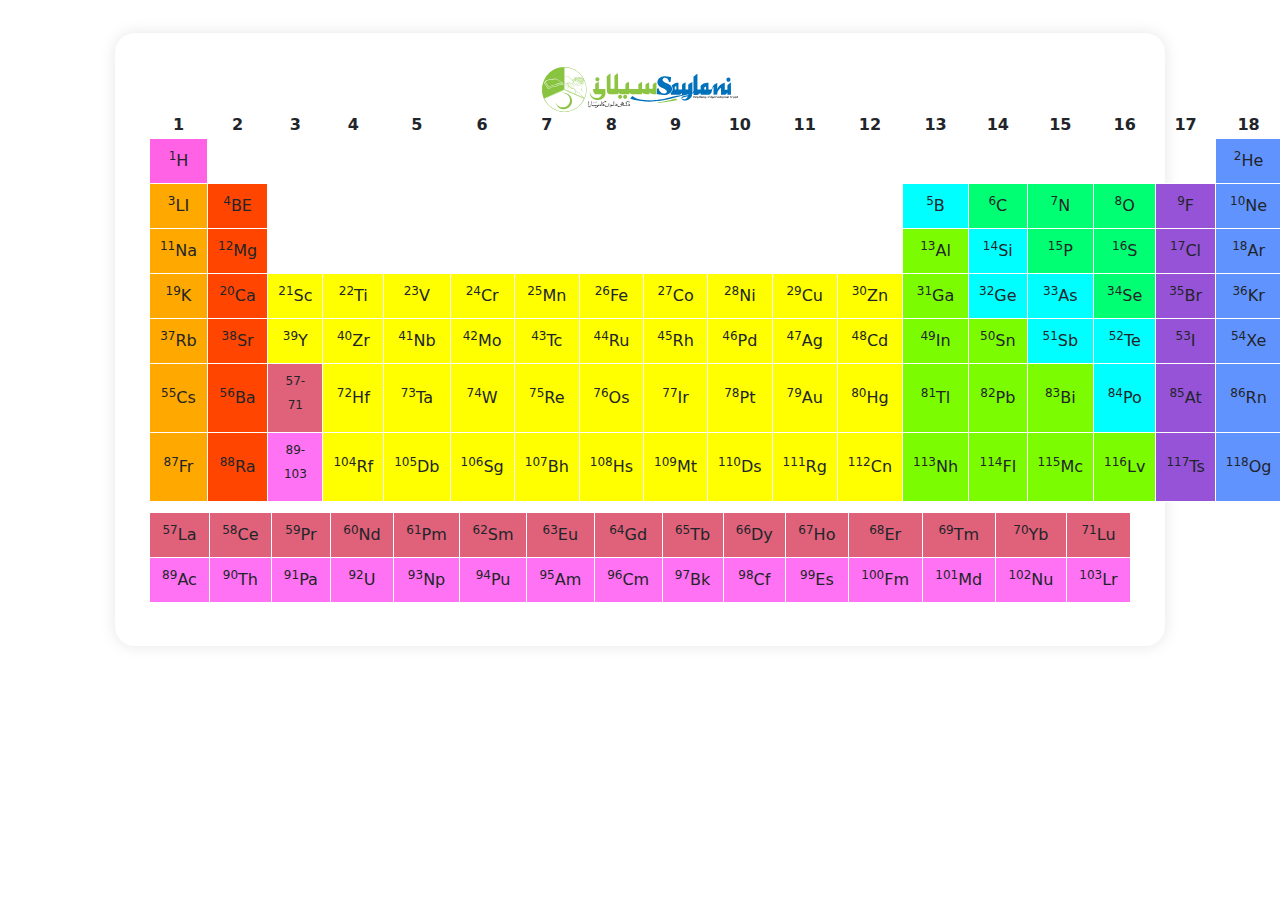
<file: Assignment 02/index.html>
<!DOCTYPE html>
<html lang="en">

<head>
    <meta charset="UTF-8">
    <meta name="viewport" content="width=device-width, initial-scale=1.0">
    <link rel="stylesheet" href="css/style.css">
    <link href="https://cdn.jsdelivr.net/npm/bootstrap@5.0.0/dist/css/bootstrap.min.css" rel="stylesheet">

    <title>Assignment 02 - Periodic Table</title>
</head>

<body>
    <div class="container">
        <div class="row">
            <div class="col">
                <div class="saylani-table">
                    <div class="logo text-center mb-20">
                        <img width="20%" src="images/logo.svg" alt="">
                    </div>
                    <table>
                        <tr>
                            <th>1</th>
                            <th>2</th>
                            <th>3</th>
                            <th>4</th>
                            <th>5</th>
                            <th>6</th>
                            <th>7</th>
                            <th>8</th>
                            <th>9</th>
                            <th>10</th>
                            <th>11</th>
                            <th>12</th>
                            <th>13</th>
                            <th>14</th>
                            <th>15</th>
                            <th>16</th>
                            <th>17</th>
                            <th>18</th>
                        </tr>
                        <tr>
                            <td class="head"><sup>1</sup>H</td>
                            <td colspan="16"></td>
                            <td class="noble_gas"><sup>2</sup>He</td>
                        </tr>
                        <tr>
                            <td class="alkali_metals"><sup>3</sup>LI</td>
                            <td class="alkaline_earth_metals"><sup>4</sup>BE</td>
                            <td colspan="10"></td>
                            <td class="semi_metals"><sup>5</sup>B</td>
                            <td class="non_metals"><sup>6</sup>C</Otd>
                            <td class="non_metals"><sup>7</sup>N</td>
                            <td class="non_metals"><sup>8</sup>O</td>
                            <td class="halogens"><sup>9</sup>F</td>
                            <td class="noble_gas"><sup>10</sup>Ne</td>
                        </tr>
                        <tr>
                            <td class="alkali_metals"><sup>11</sup>Na</td>
                            <td class="alkaline_earth_metals"><sup>12</sup>Mg</td>
                            <td colspan="10"></td>
                            <td class="basic_metals"><sup>13</sup>Al</td>
                            <td class="semi_metals"><sup>14</sup>Si</Otd>
                            <td class="non_metals"><sup>15</sup>P</td>
                            <td class="non_metals"><sup>16</sup>S</td>
                            <td class="halogens"><sup>17</sup>Cl</td>
                            <td class="noble_gas"><sup>18</sup>Ar</td>
                        </tr>
                        <tr>
                            <td class="alkali_metals"><sup>19</sup>K</td>
                            <td class="alkaline_earth_metals"><sup>20</sup>Ca</td>
                            <td class="transition_metals"><sup>21</sup>Sc</td>
                            <td class="transition_metals"><sup>22</sup>Ti</td>
                            <td class="transition_metals"><sup>23</sup>V</td>
                            <td class="transition_metals"><sup>24</sup>Cr</td>
                            <td class="transition_metals"><sup>25</sup>Mn</td>
                            <td class="transition_metals"><sup>26</sup>Fe</td>
                            <td class="transition_metals"><sup>27</sup>Co</td>
                            <td class="transition_metals"><sup>28</sup>Ni</td>
                            <td class="transition_metals"><sup>29</sup>Cu</td>
                            <td class="transition_metals"><sup>30</sup>Zn</td>
                            <td class="basic_metals"><sup>31</sup>Ga</td>
                            <td class="semi_metals"><sup>32</sup>Ge</td>
                            <td class="semi_metals"><sup>33</sup>As</td>
                            <td class="non_metals"><sup>34</sup>Se</td>
                            <td class="halogens"><sup>35</sup>Br</td>
                            <td class="noble_gas"><sup>36</sup>Kr</td>
                        </tr>
                        <tr>
                            <td class="alkali_metals"><sup>37</sup>Rb</td>
                            <td class="alkaline_earth_metals"><sup>38</sup>Sr</td>
                            <td class="transition_metals"><sup>39</sup>Y</td>
                            <td class="transition_metals"><sup>40</sup>Zr</td>
                            <td class="transition_metals"><sup>41</sup>Nb</td>
                            <td class="transition_metals"><sup>42</sup>Mo</td>
                            <td class="transition_metals"><sup>43</sup>Tc</td>
                            <td class="transition_metals"><sup>44</sup>Ru</td>
                            <td class="transition_metals"><sup>45</sup>Rh</td>
                            <td class="transition_metals"><sup>46</sup>Pd</td>
                            <td class="transition_metals"><sup>47</sup>Ag</td>
                            <td class="transition_metals"><sup>48</sup>Cd</td>
                            <td class="basic_metals"><sup>49</sup>In</td>
                            <td class="basic_metals"><sup>50</sup>Sn</td>
                            <td class="semi_metals"><sup>51</sup>Sb</td>
                            <td class="semi_metals"><sup>52</sup>Te</td>
                            <td class="halogens"><sup>53</sup>I</td>
                            <td class="noble_gas"><sup>54</sup>Xe</td>
                        </tr>
                        <tr>
                            <td class="alkali_metals"><sup>55</sup>Cs</td>
                            <td class="alkaline_earth_metals"><sup>56</sup>Ba</td>
                            <td class="lanthanides"><sup>57-71</sup></td>
                            <td class="transition_metals"><sup>72</sup>Hf</td>
                            <td class="transition_metals"><sup>73</sup>Ta</td>
                            <td class="transition_metals"><sup>74</sup>W</td>
                            <td class="transition_metals"><sup>75</sup>Re</td>
                            <td class="transition_metals"><sup>76</sup>Os</td>
                            <td class="transition_metals"><sup>77</sup>Ir</td>
                            <td class="transition_metals"><sup>78</sup>Pt</td>
                            <td class="transition_metals"><sup>79</sup>Au</td>
                            <td class="transition_metals"><sup>80</sup>Hg</td>
                            <td class="basic_metals"><sup>81</sup>Tl</td>
                            <td class="basic_metals"><sup>82</sup>Pb</td>
                            <td class="basic_metals"><sup>83</sup>Bi</td>
                            <td class="semi_metals"><sup>84</sup>Po</td>
                            <td class="halogens"><sup>85</sup>At</td>
                            <td class="noble_gas"><sup>86</sup>Rn</td>
                        </tr>
                        <tr>
                            <td class="alkali_metals"><sup>87</sup>Fr</td>
                            <td class="alkaline_earth_metals"><sup>88</sup>Ra</td>
                            <td class="actinides"><sup>89-103</sup></td>
                            <td class="transition_metals"><sup>104</sup>Rf</td>
                            <td class="transition_metals"><sup>105</sup>Db</td>
                            <td class="transition_metals"><sup>106</sup>Sg</td>
                            <td class="transition_metals"><sup>107</sup>Bh</td>
                            <td class="transition_metals"><sup>108</sup>Hs</td>
                            <td class="transition_metals"><sup>109</sup>Mt</td>
                            <td class="transition_metals"><sup>110</sup>Ds</td>
                            <td class="transition_metals"><sup>111</sup>Rg</td>
                            <td class="transition_metals"><sup>112</sup>Cn</td>
                            <td class="basic_metals"><sup>113</sup>Nh</td>
                            <td class="basic_metals"><sup>114</sup>Fl</td>
                            <td class="basic_metals"><sup>115</sup>Mc</td>
                            <td class="basic_metals"><sup>116</sup>Lv</td>
                            <td class="halogens"><sup>117</sup>Ts</td>
                            <td class="noble_gas"><sup>118</sup>Og</td>
                        </tr>


                        </tr>
                    </table>
                    <table class="lt/act">
                        <tr>
                            <td class="lanthanides"><sup>57</sup>La</td>
                            <td class="lanthanides"><sup>58</sup>Ce</td>
                            <td class="lanthanides"><sup>59</sup>Pr</td>
                            <td class="lanthanides"><sup>60</sup>Nd</td>
                            <td class="lanthanides"><sup>61</sup>Pm</td>
                            <td class="lanthanides"><sup>62</sup>Sm</td>
                            <td class="lanthanides"><sup>63</sup>Eu</td>
                            <td class="lanthanides"><sup>64</sup>Gd</td>
                            <td class="lanthanides"><sup>65</sup>Tb</td>
                            <td class="lanthanides"><sup>66</sup>Dy</td>
                            <td class="lanthanides"><sup>67</sup>Ho</td>
                            <td class="lanthanides"><sup>68</sup>Er</td>
                            <td class="lanthanides"><sup>69</sup>Tm</td>
                            <td class="lanthanides"><sup>70</sup>Yb</td>
                            <td class="lanthanides"><sup>71</sup>Lu</td>

                        </tr>
                        <tr>
                            <td class="actinides"><sup>89</sup>Ac</td>
                            <td class="actinides"><sup>90</sup>Th</td>
                            <td class="actinides"><sup>91</sup>Pa</td>
                            <td class="actinides"><sup>92</sup>U</td>
                            <td class="actinides"><sup>93</sup>Np</td>
                            <td class="actinides"><sup>94</sup>Pu</td>
                            <td class="actinides"><sup>95</sup>Am</td>
                            <td class="actinides"><sup>96</sup>Cm</td>
                            <td class="actinides"><sup>97</sup>Bk</td>
                            <td class="actinides"><sup>98</sup>Cf</td>
                            <td class="actinides"><sup>99</sup>Es</td>
                            <td class="actinides"><sup>100</sup>Fm</td>
                            <td class="actinides"><sup>101</sup>Md</td>
                            <td class="actinides"><sup>102</sup>Nu</td>
                            <td class="actinides"><sup>103</sup>Lr</td>
                    </table>
                </div>
            </div>
        </div>
    </div>


    <script src="https://cdn.jsdelivr.net/npm/bootstrap@5.0.0/dist/js/bootstrap.bundle.min.js"></script>
</body>

</html>
</file>
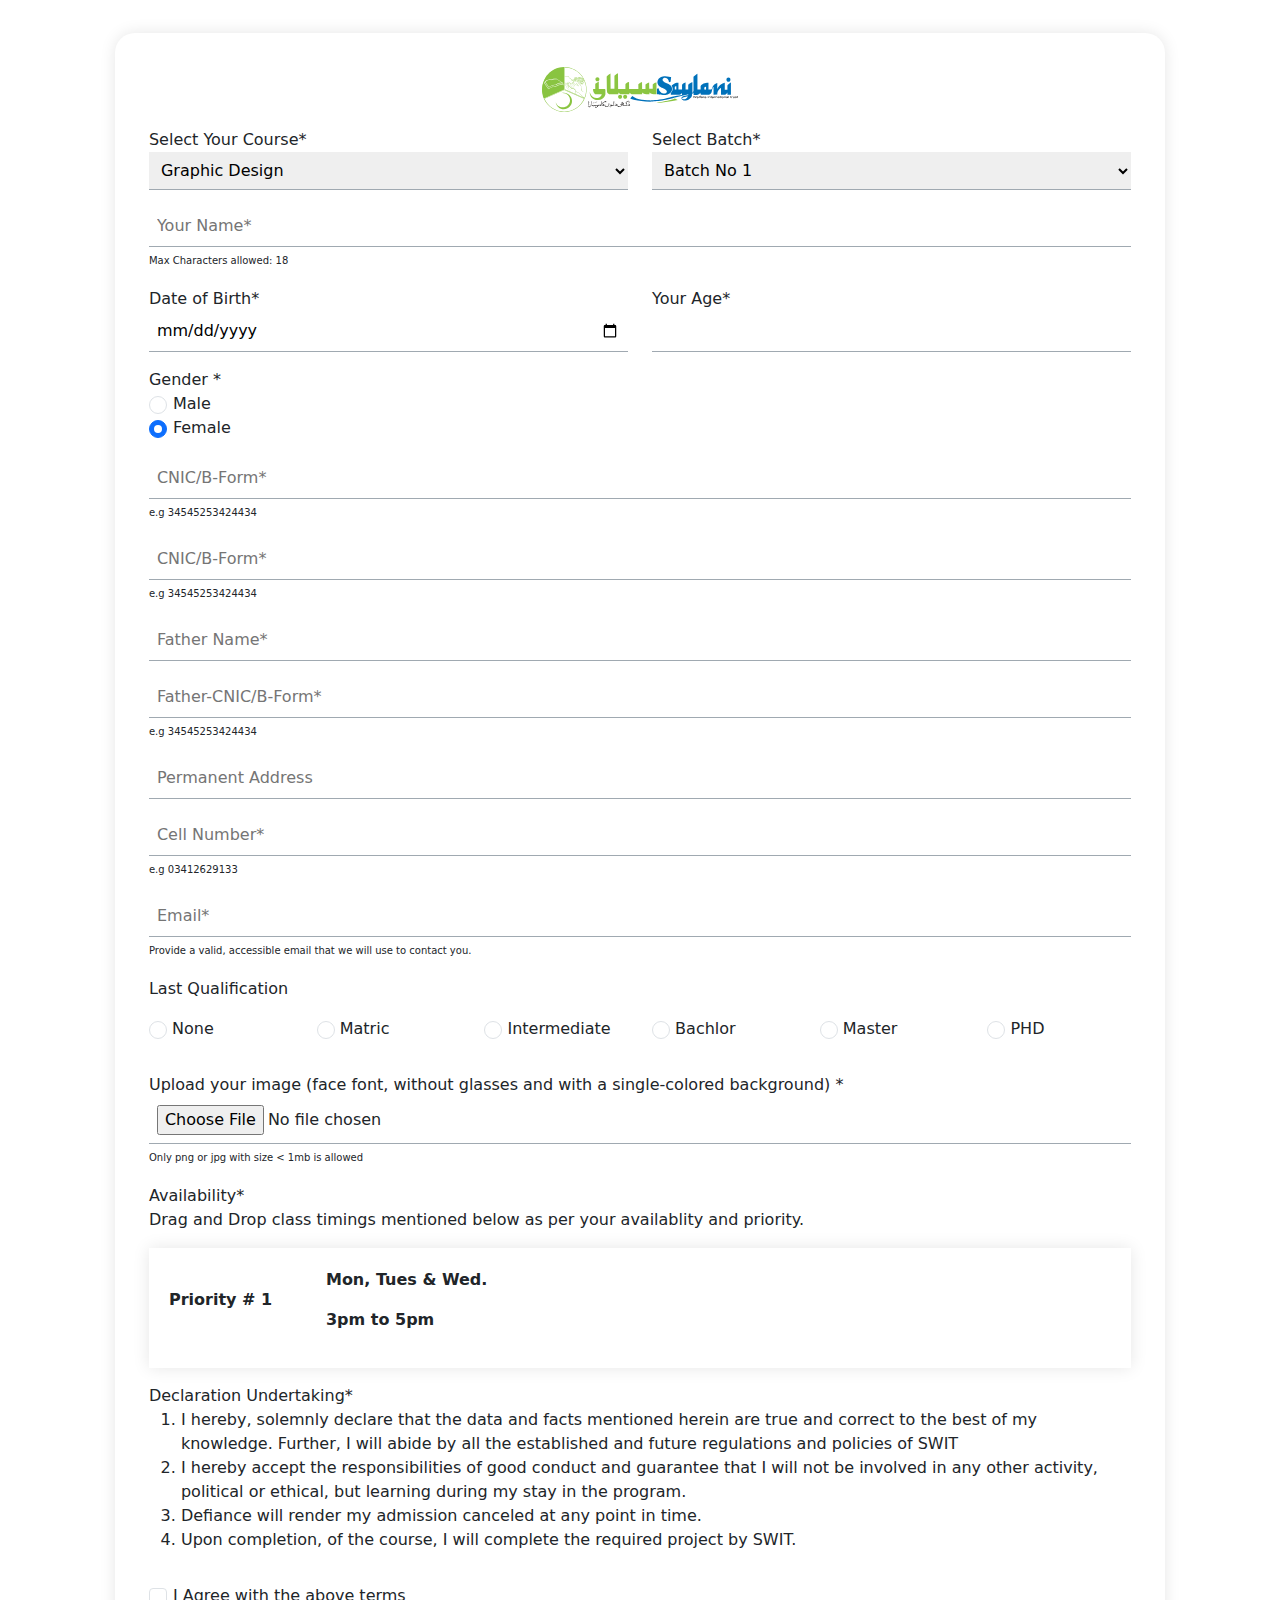
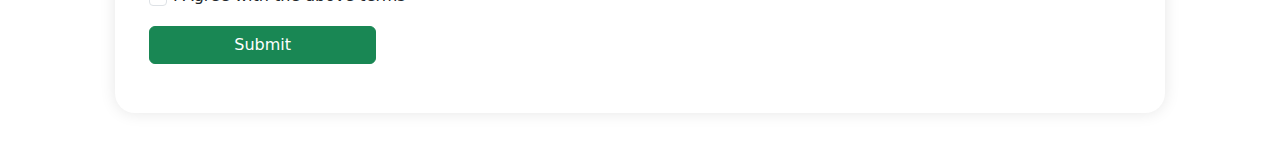
<file: Assignment 03/index.html>
<!DOCTYPE html>
<html lang="en">

<head>
    <meta charset="UTF-8">
    <meta name="viewport" content="width=device-width, initial-scale=1.0">
    <link rel="stylesheet" href="css/style.css">
    <link href="https://cdn.jsdelivr.net/npm/bootstrap@5.0.0/dist/css/bootstrap.min.css" rel="stylesheet">
    <title>Assignment 03 - Saylani Admission Form</title>
</head>

<body>
    <div class="container">
        <div class="row">
            <div class="col">
                <div class="saylani-form">
                    <div class="logo text-center mb-20">
                        <img width="20%" src="images/logo.svg" alt="">
                    </div>
                    <form>
                        <div class="row">
                            <div class="col-md-6 mt-3 mb-3">
                                <label for="courses">Select Your Course*</label><br>
                                <select id="courses">
                                    <option value="Graphic Design">Graphic Design</option>
                                    <option value="2D Animation">2D Animation</option>
                                    <option value="Web/Mobile Hybrid Development">Web/Mobile Hybrid Development</option>
                                    <option value="Flutter App Development">Flutter App Development</option>
                                    <option value="3D Animation">3D Animation</option>
                                </select>
                            </div>
                            <div class="col-md-6 mt-3 mb-3">
                                <label for="courses">Select Batch*</label><br>
                                <select id="courses">
                                    <option value="Batch No 1">Batch No 1</option>
                                    <option value="Batch No 2">Batch No 2</option>
                                    <option value="Batch No 3">Batch No 3</option>
                                    <option value="Batch No 4">Batch No 4</option>
                                    <option value="Batch No 5">Batch No 5</option>
                                </select>
                            </div>
                            <div class="col-12 mb-3">
                                <input type="text" name="yourname" placeholder="Your Name*" maxlength="10"><br>
                                <span style="font-size: 10px;">Max Characters allowed: 18</span>
                            </div>
                            <div class="col-md-6 mb-3">
                                <label for="dateofbirth">Date of Birth*</label><br>
                                <input type="date" id="dateofbirth">
                            </div>
                            <div class="col-md-6 mb-3">
                                <label for="age">Your Age*</label><br>
                                <input type="number" id="age">
                            </div>
                            <div class="col-md-6 mb-3">
                                <label for="">Gender *</label>
                                <div class="form-check">
                                    <input class="form-check-input" type="radio" name="gender" id="Male">
                                    <label class="form-check-label" for="Male">
                                        Male
                                    </label>
                                    <br>
                                    <input class="form-check-input" type="radio" name="gender" id="Female" checked>
                                    <label class="form-check-label" for="Female">
                                        Female
                                    </label>
                                </div>
                            </div>
                            <div class="col-12 mb-3">
                                <input type="number" name="cnic" placeholder="CNIC/B-Form*" maxlength="13"><br>
                                <span class="small-text">e.g 34545253424434</span>
                            </div>
                            <div class="col-12 mb-3">
                                <input type="number" name="cnic" placeholder="CNIC/B-Form*" maxlength="13"><br>
                                <span class="small-text">e.g 34545253424434</span>
                            </div>
                            <div class="col-12 mb-3">
                                <input type="number" name="cnic" placeholder="Father Name*" maxlength="18" required>
                            </div>
                            <div class="col-12 mb-3">
                                <input type="number" name="cnic" placeholder="Father-CNIC/B-Form*" maxlength="13"
                                    required><br>
                                <span class="small-text">e.g 34545253424434</span>
                            </div>
                            <div class="col-12 mb-3">
                                <input type="number" name="cnic" placeholder="Permanent Address">
                            </div>
                            <div class="col-12 mb-3">
                                <input type="number" name="cnic" placeholder="Cell Number*" maxlength="11" required><br>
                                <span class="small-text">e.g 03412629133</span>
                            </div>
                            <div class="col-12 mb-3">
                                <input type="number" name="cnic" placeholder="Email*"><br>
                                <span class="small-text">Provide a valid, accessible email that we will use to contact
                                    you.</span>
                            </div>
                            <div class="col-12 mb-3">
                                <label>Last Qualification</label>
                                <div class="row mb-3 mt-3">
                                    <div class="col"><input class="form-check-input" type="radio" name="qualification"
                                            id="None">
                                        <label class="form-check-label" for="None">None</label>
                                    </div>
                                    <div class="col"><input class="form-check-input" type="radio" name="qualification"
                                            id="Matric">
                                        <label class="form-check-label" for="Matric">Matric</label>
                                    </div>
                                    <div class="col"><input class="form-check-input" type="radio" name="qualification"
                                            id="Intermediate">
                                        <label class="form-check-label" for="Intermediate">Intermediate</label>
                                    </div>
                                    <div class="col"><input class="form-check-input" type="radio" name="qualification"
                                            id="Bachlor">
                                        <label class="form-check-label" for="Bachlor">Bachlor</label>
                                    </div>
                                    <div class="col"><input class="form-check-input" type="radio" name="qualification"
                                            id="Master">
                                        <label class="form-check-label" for="Master">Master</label>
                                    </div>
                                    <div class="col"><input class="form-check-input" type="radio" name="qualification"
                                            id="PHD">
                                        <label class="form-check-label" for="PHD">PHD</label>
                                    </div>
                                </div>
                            </div>
                            <div class="col-12 mb-3">
                                <label>Upload your image (face font, without glasses and with a single-colored
                                    background)
                                    *</label><br>
                                <input type="file" id="img" name="img"><br>
                                <span class="small-text">Only png or jpg with size < 1mb is allowed </span>
                            </div>
                            <div class="col-12 mb-3">
                                <label>Availability*</label><br>
                                <label>Drag and Drop class timings mentioned below as per your availablity and
                                    priority.</label>
                                <div class="my-box mt-3">
                                    <div class="col-2">
                                        <p><strong>Priority # 1</strong></p>
                                    </div>
                                    <div class="col-3">
                                        <p><strong>Mon, Tues & Wed.</strong></p>
                                        <p><strong>3pm to 5pm</strong></p>
                                    </div>
                                </div>
                            </div>
                            <div class="col-12 mb-3">
                                <label>Declaration Undertaking*</label>
                                <ol>
                                    <li>I hereby, solemnly declare that the data and facts
                                        mentioned herein are true and correct to the best of my knowledge. Further, I
                                        will
                                        abide by all the established and future regulations and policies of SWIT</li>
                                    <li>I hereby accept the responsibilities of good conduct
                                        and
                                        guarantee that I will not be involved in any other activity, political or
                                        ethical,
                                        but learning during my stay in the program.</li>
                                    <li>Defiance will render my admission canceled at any
                                        point
                                        in time.</li>
                                    <li>Upon completion, of the course, I will complete the
                                        required project by SWIT.</li>
                                </ol>
                            </div>
                            <div class="col-12 mb-3">
                                <div class="form-check">
                                    <input class="form-check-input" type="checkbox" name="agree" id="agree">
                                    <label class="form-check-label" for="agree">
                                        I Agree with the above terms
                                    </label>
                                </div>
                            </div>
                            <div class="col-3 mb-3">
                                <input class="btn btn-success" type="submit" value="Submit">
                            </div>
                        </div>

                    </form>

                </div>
            </div>
        </div>
    </div>

    <script src="https://cdn.jsdelivr.net/npm/bootstrap@5.0.0/dist/js/bootstrap.bundle.min.js"></script>
</body>

</html>
</file>
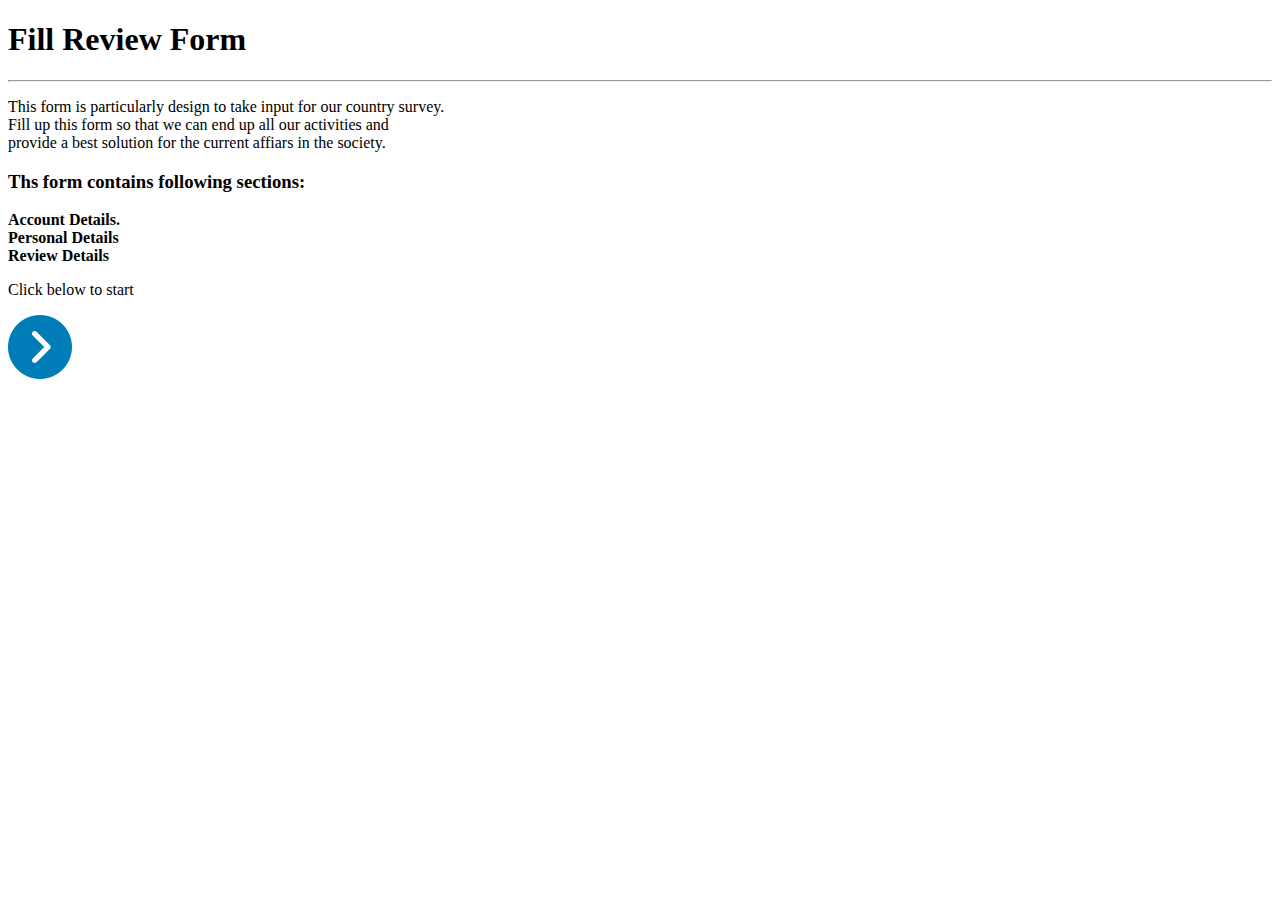
<file: Assignment 04/index.html>
<!DOCTYPE html>
<html lang="en">

<head>
  <meta charset="UTF-8">
  <meta name="viewport" content="width=device-width, initial-scale=1.0">
  <link href="https://cdn.jsdelivr.net/npm/bootstrap@5.0.2/dist/css/bootstrap.min.css" rel="stylesheet"
    integrity="sha384-EVSTQN3/azprG1Anm3QDgpJLIm9Nao0Yz1ztcQTwFspd3yD65VohhpuuCOmLASjC" crossorigin="anonymous">
  <script src="https://cdn.jsdelivr.net/npm/bootstrap@5.0.2/dist/js/bootstrap.bundle.min.js"
    integrity="sha384-MrcW6ZMFYlzcLA8Nl+NtUVF0sA7MsXsP1UyJoMp4YLEuNSfAP+JcXn/tWtIaxVXM"
    crossorigin="anonymous"></script>
  <title>Assignment 04</title>
</head>

<body>
  <div class="container">
    <div class="row">
      <div class="col-md-2"></div>
      <div class="col-md-8">
        <div class="inner-section text-center mt-4 shadow p-4 bg-body rounded">
          <h1>Fill Review Form</h1>
          <hr>
          <p>This form is particularly design to take input for our country survey. <br>
            Fill up this form so that we can end up all our activities and <br>provide a best solution for the current
            affiars in the society.</p>
          <h3>Ths form contains following sections:</h3>
          <p><strong>Account Details.<br>
              Personal Details<br>
              Review Details</strong></p>
          <p>Click below to start</p>
          <a href="./account-details.html">
            <img src="images/next.png" alt="">
          </a>
        </div>
      </div>
      <div class="col-md-2"></div>
    </div>
  </div>
</body>

</html>
</file>
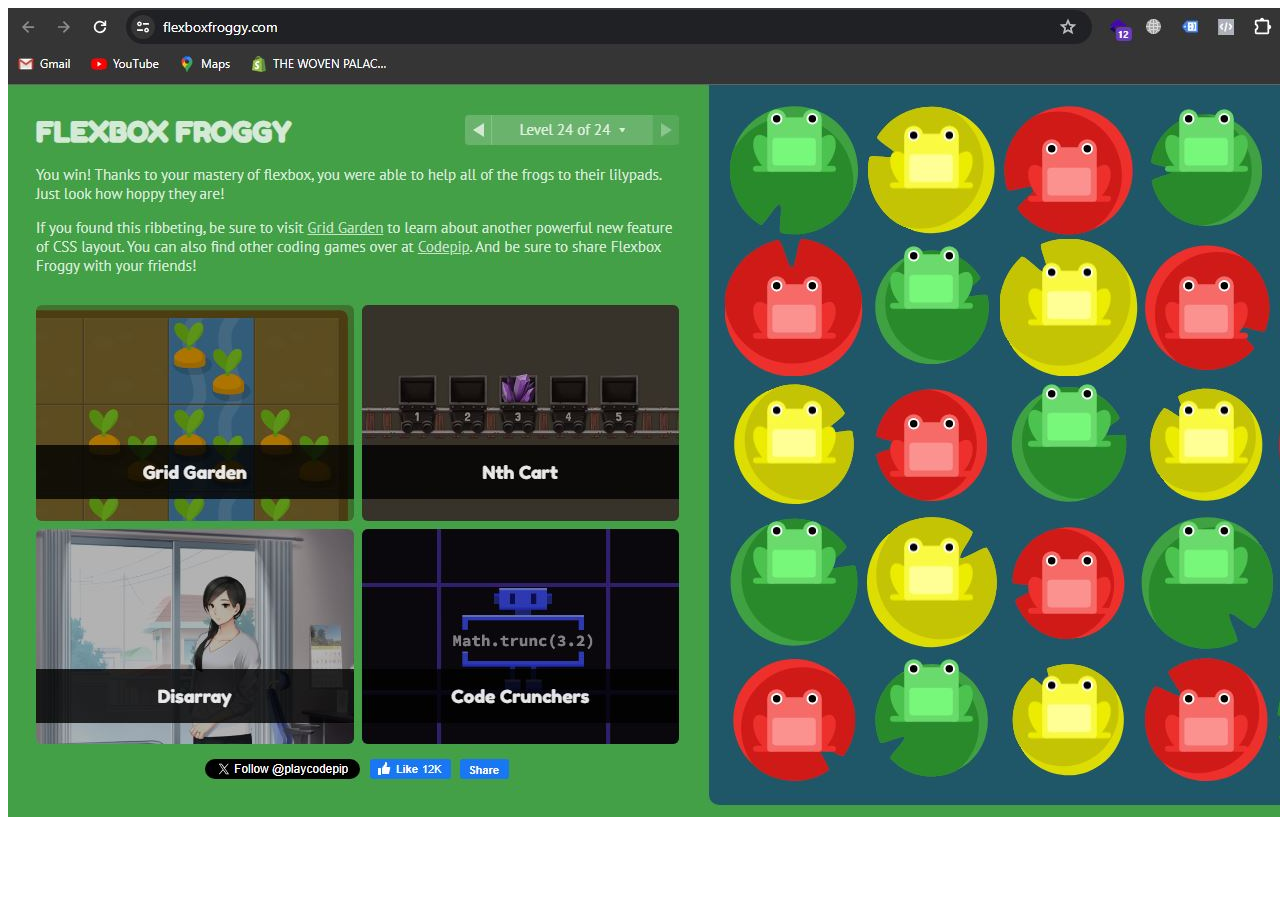
<file: Assignment 05/index.html>
<!DOCTYPE html>
<html lang="en">

<head>
  <meta charset="UTF-8">
  <meta name="viewport" content="width=device-width, initial-scale=1.0">
  <title>Assignment 05 - Hanzala</title>
</head>

<body>
  <img src="./images/img.JPG" alt="" srcset="">

</body>

</html>
</file>
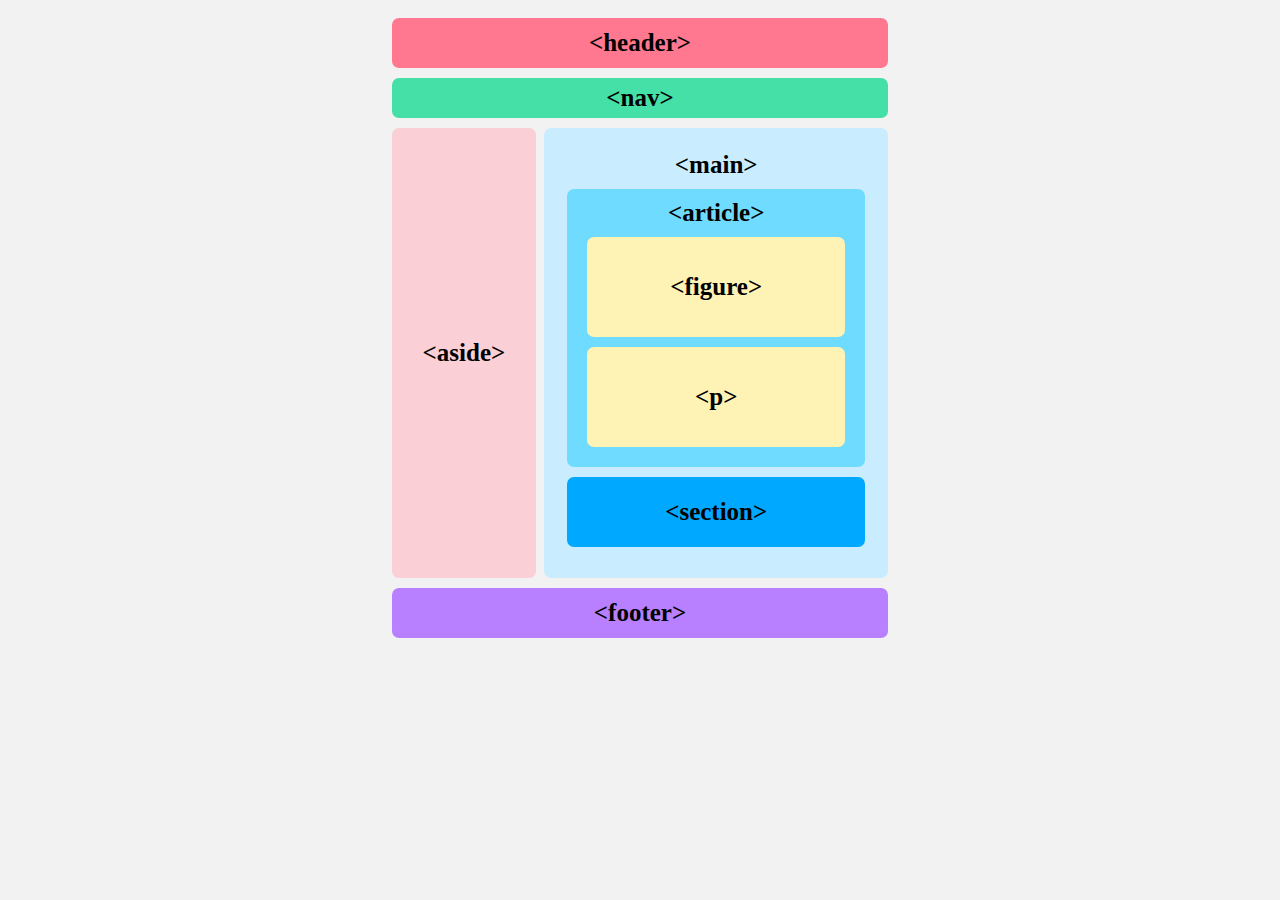
<file: Assignment 06/index.html>
<!DOCTYPE html>
<html lang="en">

<head>
  <meta charset="UTF-8">
  <meta name="viewport" content="width=device-width, initial-scale=1.0">
  <link rel="stylesheet" href="./css/style.css">
  <title>Hanzala Assignment 06</title>
</head>

<body>

  <!-- Header -->
  <header class="basic">
    &ltheader&gt
  </header>

  <!-- Navigation -->
  <nav class="basic">
    &ltnav&gt
  </nav>

  <!-- Middle Section -->
  <div class="row">
    <aside>&ltaside&gt</aside>
    <main>&ltmain&gt
      <article>&ltarticle&gt
        <figure>&ltfigure&gt</figure>
        <p>&ltp&gt</p>
      </article>
      <section>&ltsection&gt</section>
    </main>
  </div>

  <!-- Footer -->
  <footer class="basic">
    &ltfooter&gt
  </footer>

</body>

</html>
</file>
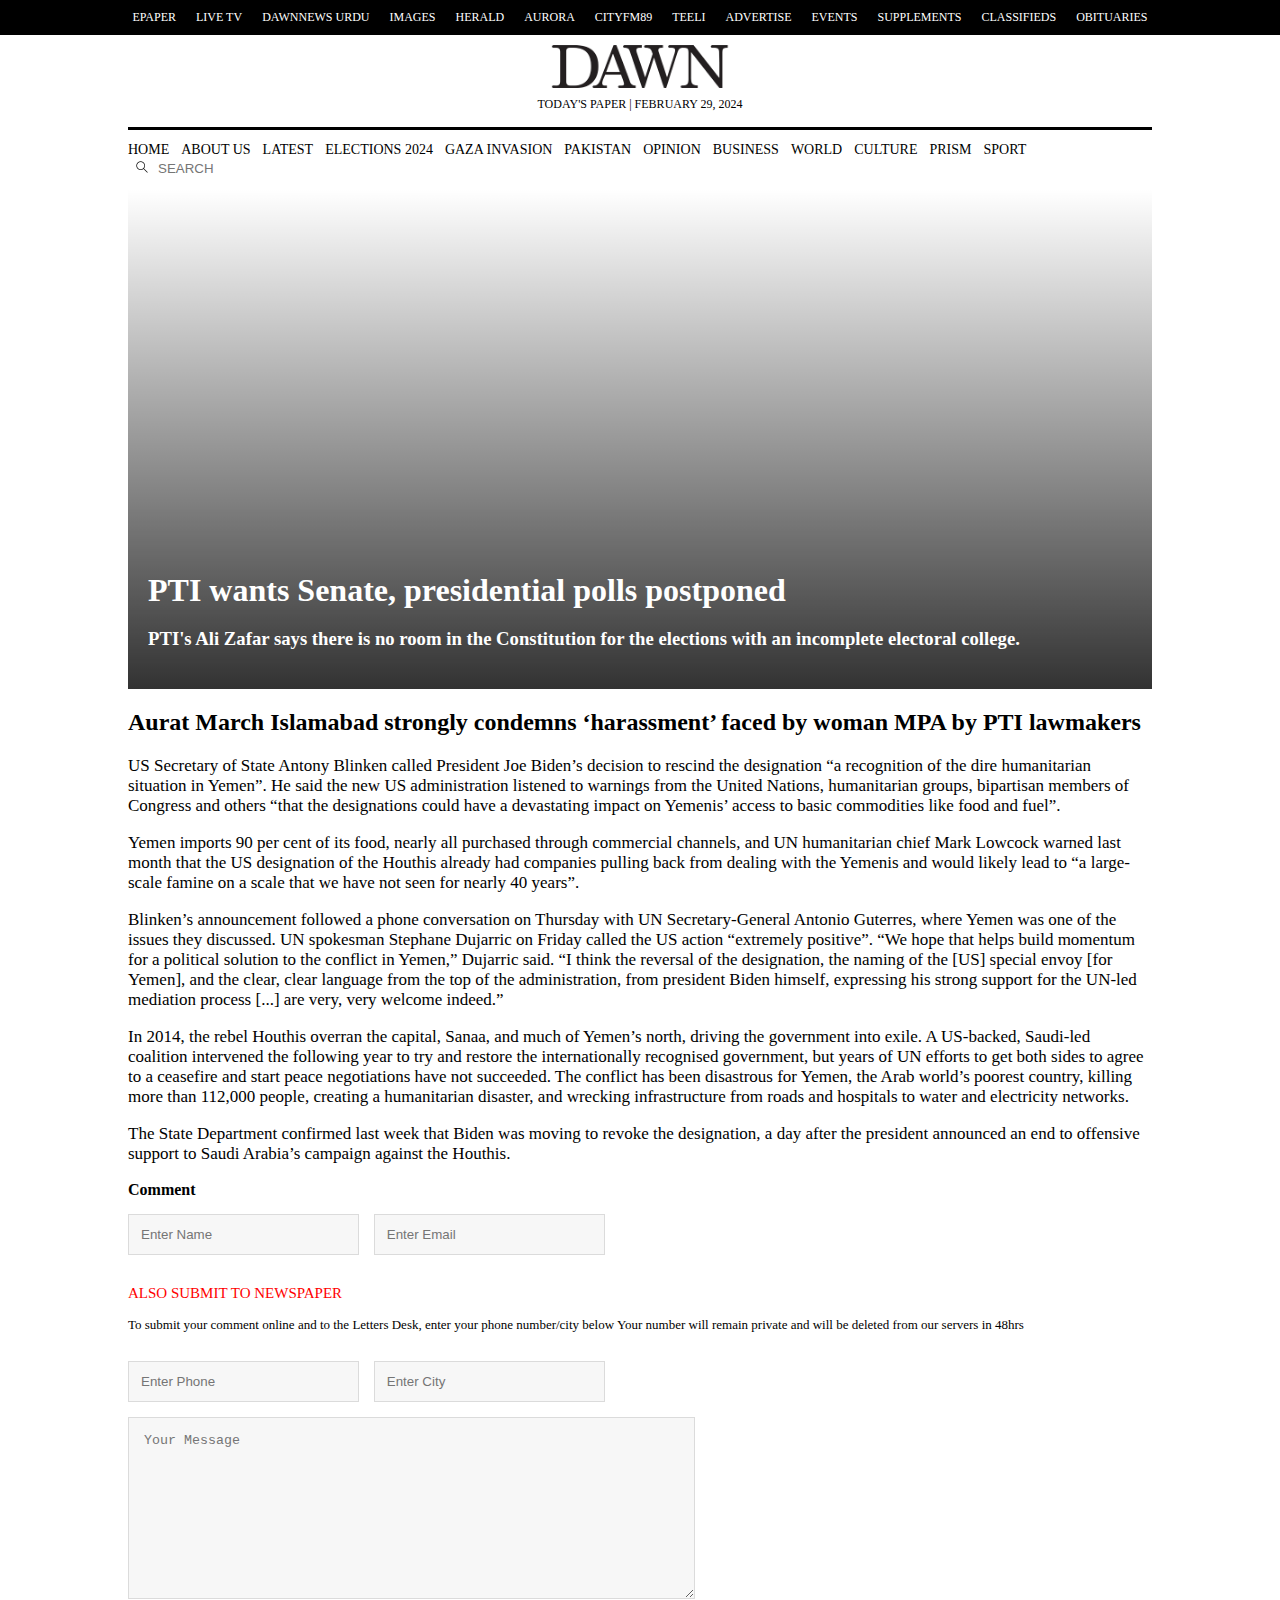
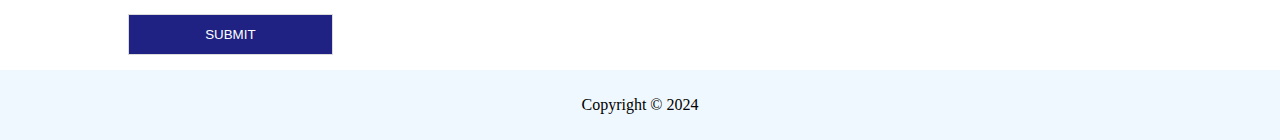
<file: Assignment 08/index.html>
<!DOCTYPE html>
<html lang="en">

<head>
  <meta charset="UTF-8">
  <meta name="viewport" content="width=device-width, initial-scale=1.0">
  <link rel="shortcut icon" href="images/fav.png" type="image/x-icon">
  <link rel="stylesheet" href="css/style.css">
  <title>Hanzala Assignment 08</title>
</head>

<body>
  <header>
    <div class="top-bar">

      <nav>
        <a href="">EPAPER</a>
        <a href="#">LIVE TV</a>
        <a href="#">DAWNNEWS URDU</a>
        <a href="#">Images</a>
        <a href="#">Herald</a>
        <a href="#">Aurora</a>
        <a href="#">CityFM89</a>
        <a href="#">Teeli</a>
        <a href="#">Advertise</a>
        <a href="#">Events</a>
        <a href="#">Supplements</a>
        <a href="#">Classifieds</a>
        <a href="#">Obituaries</a>
      </nav>

    </div>
    <div class="container">
      <div class="logo">
        <img class="my-logo" src="images/logo.png" alt="Logo">
        <p>Today's Paper | February 29, 2024</p>
      </div>
      <div class="menu">
        <nav>
          <a href="">Home</a>
          <a href="#">About Us</a>
          <a href="#">Latest</a>
          <a href="">Elections 2024</a>
          <a href="">Gaza invasion</a>
          <a href="">Pakistan</a>
          <a href="">Opinion</a>
          <a href="">Business</a>
          <a href="">World</a>
          <a href="">Culture</a>
          <a href="">Prism</a>
          <a href="">Sport</a>
        </nav>
        <form class="search-form" action="">
          <button type="submit"><img src="images/search.png" alt=""></button>
          <input type="search" name="" id="" placeholder="SEARCH">
        </form>
      </div>
    </div>
  </header>
  <main>
    <div class="container">
      <!-- main banner -->
      <div class="banner">
        <figure>
          <figcaption>
            <h1> PTI wants Senate, presidential polls postponed</h1>
            <h3>PTI's Ali Zafar says there is no room in the Constitution for the elections with an incomplete electoral
              college.</h3>
          </figcaption>
        </figure>
      </div>

      <!-- Artical -->
      <div class="arti-sec">
        <h2>Aurat March Islamabad strongly condemns ‘harassment’ faced by woman MPA by PTI lawmakers</h2>
        <p>US Secretary of State Antony Blinken called President Joe Biden’s decision to rescind the designation “a
          recognition of
          the dire humanitarian situation in Yemen”. He said the new US administration listened to warnings from the
          United
          Nations, humanitarian groups, bipartisan members of Congress and others “that the designations could have a
          devastating
          impact on Yemenis’ access to basic commodities like food and fuel”.</p>
        <p>Yemen imports 90 per cent of its food, nearly all purchased through commercial channels, and UN humanitarian
          chief Mark
          Lowcock warned last month that the US designation of the Houthis already had companies pulling back from
          dealing with
          the Yemenis and would likely lead to “a large-scale famine on a scale that we have not seen for nearly 40
          years”.
        </p>
        <p>Blinken’s announcement followed a phone conversation on Thursday with UN Secretary-General Antonio Guterres,
          where Yemen
          was one of the issues they discussed. UN spokesman Stephane Dujarric on Friday called the US action “extremely
          positive”. “We hope that helps build momentum for a political solution to the conflict in Yemen,” Dujarric
          said. “I
          think the reversal of the designation, the naming of the [US] special envoy [for Yemen], and the clear, clear
          language
          from the top of the administration, from president Biden himself, expressing his strong support for the UN-led
          mediation
          process [...] are very, very welcome indeed.”
        </p>
        <p>In 2014, the rebel Houthis overran the capital, Sanaa, and much of Yemen’s north, driving the government into
          exile. A
          US-backed, Saudi-led coalition intervened the following year to try and restore the internationally recognised
          government, but years of UN efforts to get both sides to agree to a ceasefire and start peace negotiations
          have not
          succeeded. The conflict has been disastrous for Yemen, the Arab world’s poorest country, killing more than
          112,000
          people, creating a humanitarian disaster, and wrecking infrastructure from roads and hospitals to water and
          electricity
          networks.
        </p>
        <p>The State Department confirmed last week that Biden was moving to revoke the designation, a day after the
          president
          announced an end to offensive support to Saudi Arabia’s campaign against the Houthis.
        </p>
      </div>

      <form class="my-form" action="">
        <label for=""><b>Comment</b></label>
        <div class="group">
          <input type="text" name="name" id="name" placeholder="Enter Name">
          <input type="email" name="email" id="email" placeholder="Enter Email">
        </div>
        <p style="font-size: 15px; color: red;">ALSO SUBMIT TO NEWSPAPER</p>
        <p style="font-size: 13px;">To submit your comment online and to the Letters Desk, enter your phone number/city
          below Your number will
          remain
          private and will be deleted from our servers in 48hrs</p>
        <div class="group">
          <input type="tel" name="phone" id="phone" placeholder="Enter Phone">
          <input type="text" name="city" id="city" placeholder="Enter City">
        </div>
        <div class="group">
          <textarea name="message" id="message" cols="65" rows="10" placeholder="Your Message"></textarea>
        </div>
        <div class="group">
          <input type="submit" value="Submit">
        </div>

      </form>
    </div>
  </main>

  <footer>
    <p>Copyright © 2024</p>
  </footer>

</body>

</html>
</file>
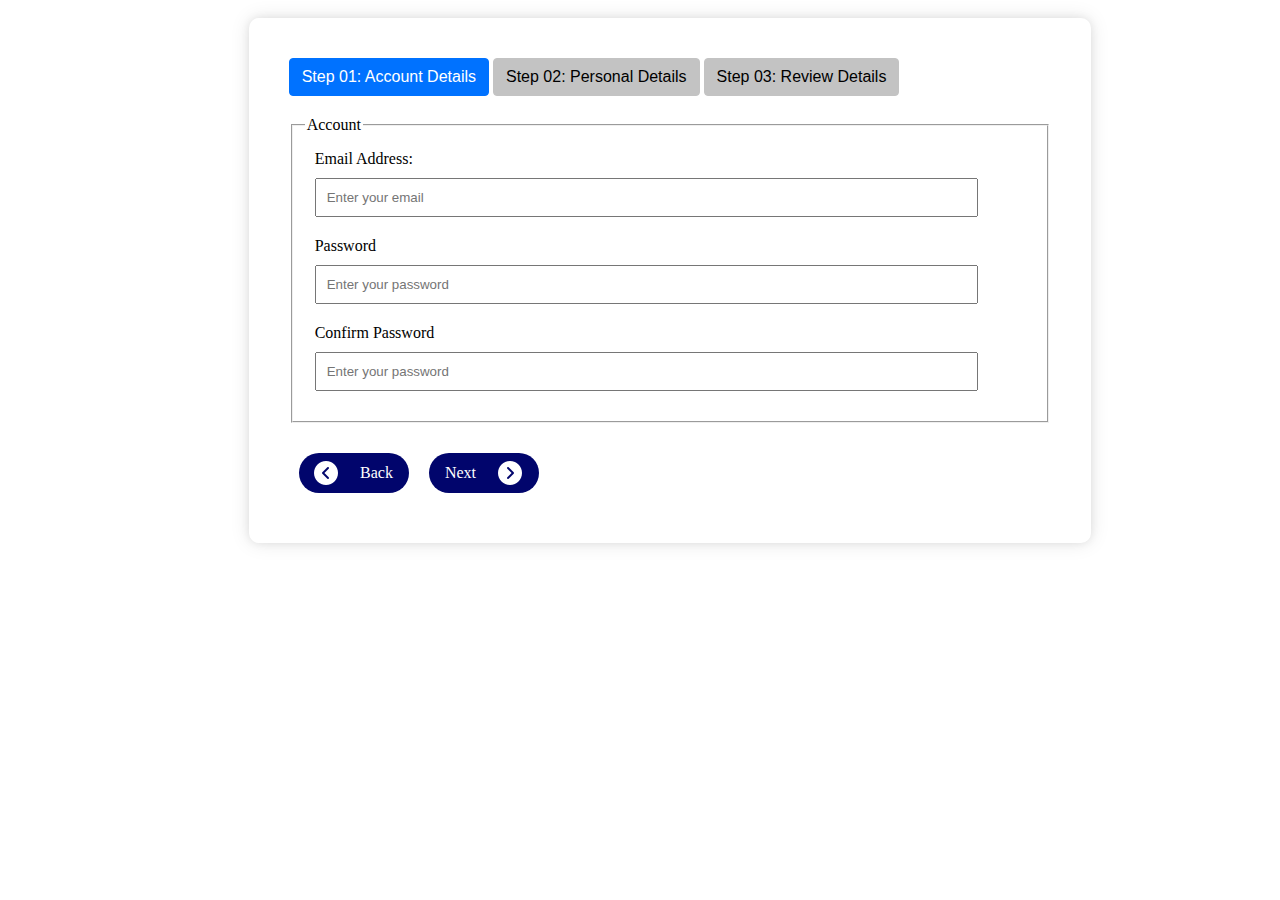
<file: Assignment 04/account-details.html>
<!DOCTYPE html>
<html lang="en">

<head>
  <meta charset="UTF-8">
  <meta name="viewport" content="width=device-width, initial-scale=1.0">
  <link rel="stylesheet" href="css/style.css">
  <title>Assignment 04 | Account Details</title>
</head>

<body>
  <div class="container">
    <div class="row">
      <div class="col-md-2"></div>
      <div class="col-md-8">
        <div class="inner-section">
          <div class="d-flex">
            <a href="./account-details.html"><button type="button" class="btn btn-primary">Step 01: Account
                Details</button></a>
            <a href="./personal-details.html"><button type="button" class="btn btn-secondary">Step 02: Personal
                Details</button></a>
            <a href="./review-details.html"><button type="button" class="btn btn-secondary">Step 03: Review
                Details</button></a>
          </div>
          <div class="form">
            <form>
              <fieldset>
                <legend>Account</legend>
                <div class="f-cl">
                  <label for="email">Email Address:</label><br>
                  <input type="email" id="email" placeholder="Enter your email" name="email">
                </div>
                <div class="f-cl">
                  <label for="password">Password</label>
                  <input type="password" id="password" placeholder="Enter your password">
                </div>
                <div class="f-cl">
                  <label for="cpassword">Confirm Password</label>
                  <input type="password" id="cpassword" placeholder="Enter your password">
                </div>
              </fieldset>
              <div class="my-buttons">
                <a href="./index.html" class="my-btn"> <img src="images/previous.png" alt="">
                  Back</a>
                <a href="./personal-details.html" class="my-btn">Next <img src="images/next2.png" alt="">
                </a>
              </div>
            </form>
          </div>
        </div>
      </div>
      <div class="col-md-2"></div>
    </div>
  </div>
</body>

</html>
</file>
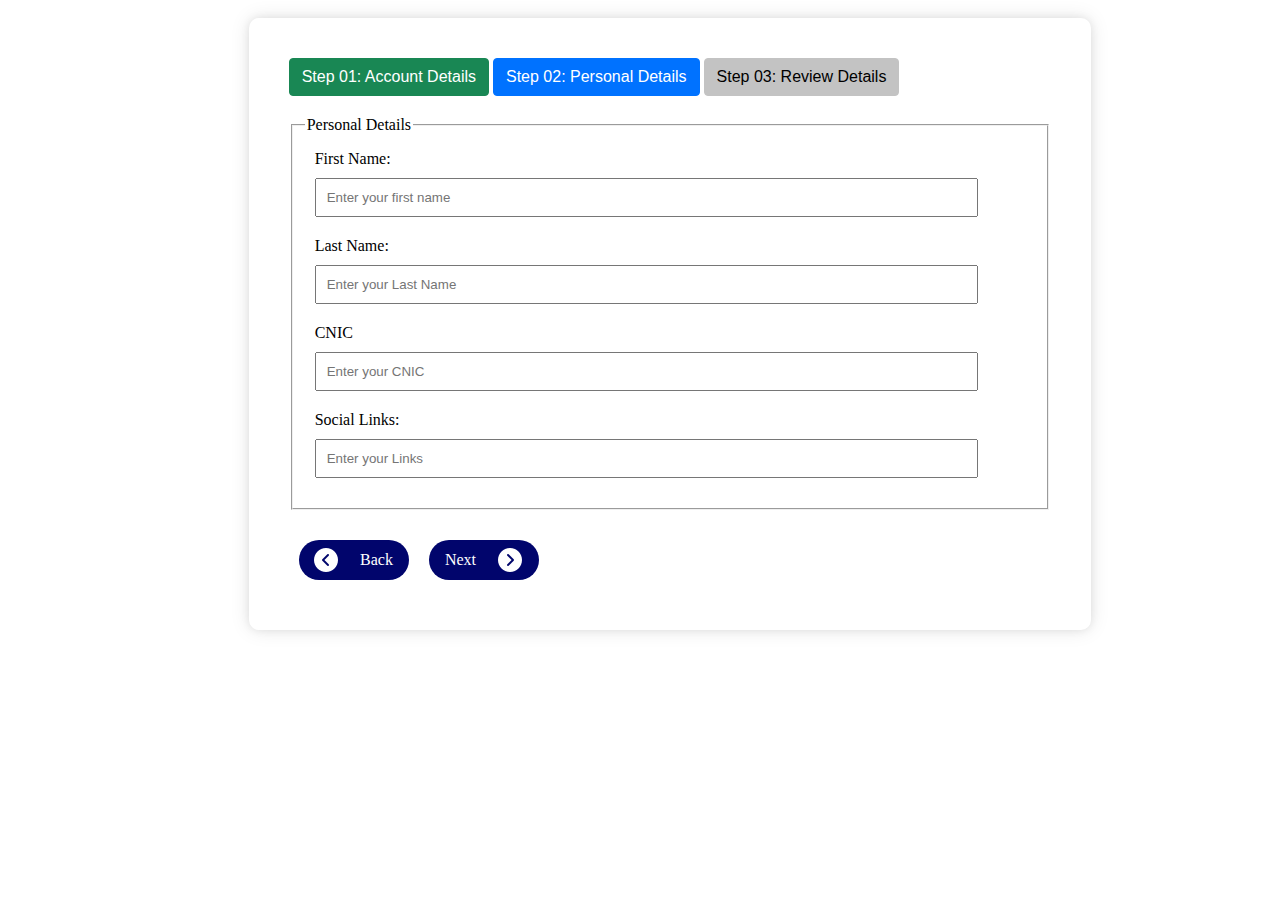
<file: Assignment 04/personal-details.html>
<!DOCTYPE html>
<html lang="en">

<head>
  <meta charset="UTF-8">
  <meta name="viewport" content="width=device-width, initial-scale=1.0">
  <link rel="stylesheet" href="css/style.css">
  <title>Assignment 04 | Personal Details</title>
</head>

<body>
  <div class="container">
    <div class="row">
      <div class="col-md-2"></div>
      <div class="col-md-8">
        <div class="inner-section">
          <div class="d-flex">
            <a href="./account-details.html"><button type="button" class="btn btn-success ">Step 01: Account
                Details</button></a>
            <a href="./personal-details.html"><button type="button" class="btn btn-primary">Step 02: Personal
                Details</button></a>
            <a href="./review-details.html"><button type="button" class="btn btn-secondary">Step 03: Review
                Details</button></a>
          </div>
          <div class="form">
            <form>
              <fieldset>
                <legend>Personal Details</legend>
                <div class="f-cl">
                  <label for="fname">First Name:</label><br>
                  <input type="text" id="fname" placeholder="Enter your first name" name="fname">
                </div>
                <div class="f-cl">
                  <label for="lname">Last Name:</label>
                  <input type="text" id="lname" placeholder="Enter your Last Name">
                </div>
                <div class="f-cl">
                  <label for="cnic">CNIC</label><br>
                  <input type="text" id="cnic" placeholder="Enter your CNIC">
                </div>
                <div class="f-cl">
                  <label for="slink">Social Links:</label>
                  <input type="url" name="links" id="slink" placeholder="Enter your Links">
                </div>
              </fieldset>
              <div class="my-buttons">
                <a href="./account-details.html" class="my-btn"> <img src="images/previous.png" alt="">
                  Back</a>
                <a href="./review-details.html" class="my-btn">Next <img src="images/next2.png" alt="">
                </a>
              </div>
            </form>
          </div>
        </div>
      </div>
      <div class="col-md-2"></div>
    </div>
  </div>
</body>

</html>
</file>
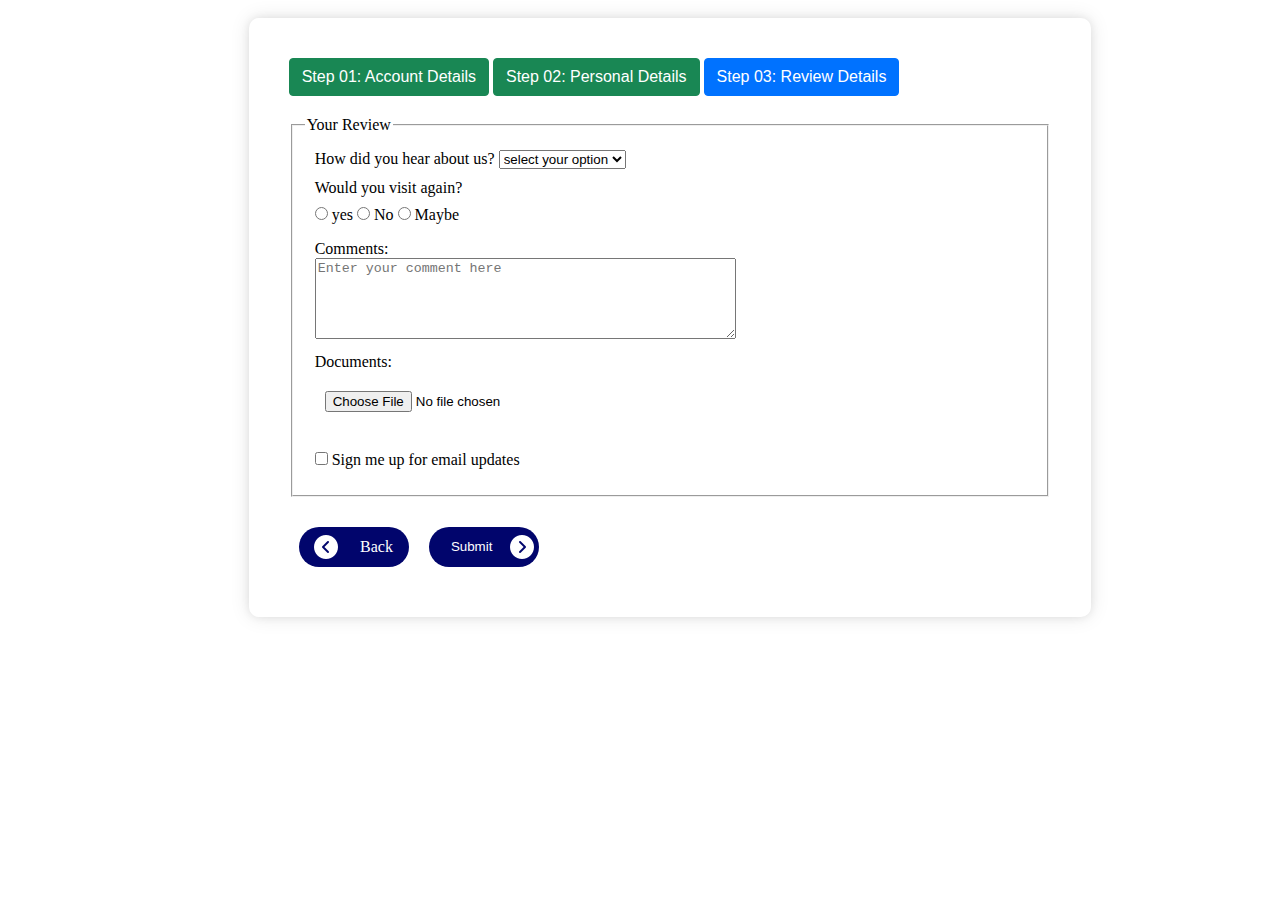
<file: Assignment 04/review-details.html>
<!DOCTYPE html>
<html lang="en">

<head>
  <meta charset="UTF-8">
  <meta name="viewport" content="width=device-width, initial-scale=1.0">
  <link rel="stylesheet" href="css/style.css">
  <title>Assignment 04 | Account Details</title>
</head>

<body>
  <div class="container">
    <div class="row">
      <div class="col-md-2"></div>
      <div class="col-md-8">
        <div class="inner-section">
          <div class="d-flex">
            <a href="./account-details.html"><button type="button" class="btn btn-success">Step 01: Account
                Details</button></a>
            <a href="./personal-details.html"><button type="button" class="btn btn-success">Step 02: Personal
                Details</button></a>
            <a href="./review-details.html"><button type="button" class="btn btn-primary">Step 03: Review
                Details</button></a>
          </div>
          <div class="form">
            <form>
              <fieldset>
                <legend>Your Review</legend>
                <div class="f-cl">
                  <label for="opt">How did you hear about us?</label>
                  <select id="opt" name="opt">
                    <option value="opt1">select your option</option>
                    <option value="opt2">select 1</option>
                    <option value="opt3">select 2</option>
                    <option value="opt4">select 3</option>
                  </select>
                </div>
                <div class="f-cl">
                  <label for="visit">Would you visit again?</label><br>
                  <input type="radio" name="visit" id="yes"> <label for="yes"> yes</label>
                  <input type="radio" name="visit" id="no"> <label for="no"> No</label>
                  <input type="radio" name="visit" id="maybe"> <label for="maybe"> Maybe</label>
                </div>
                <div class="f-cl">
                  <label for="comments">Comments:</label><br>
                  <textarea name="comments" id="comments" cols="50" rows="5"
                    placeholder="Enter your comment here"></textarea>
                </div>
                <div class="f-cl">
                  <label for="documents">Documents:</label>
                  <input type="file" name="documents" id="documents">
                </div>
                <div class="f-cl">
                  <input type="checkbox" name="" id="chk">
                  <label for="chk"> Sign me up for email updates</label>
                </div>
              </fieldset>
              <div class="my-buttons">
                <a href="./personal-details.html" class="my-btn"> <img src="images/previous.png" alt="">
                  Back</a>
                <a href="" class="my-btn"><input type="submit" value="Submit"> <img src="images/next2.png" alt="">
                </a>
              </div>
            </form>
          </div>
        </div>
      </div>
      <div class="col-md-2"></div>
    </div>
  </div>
</body>

</html>
</file>
<file: Assignment 02/css/style.css>
table {
    width: 100%;
}
.saylani-table {
    padding: 3%;
    margin: 3%;
    box-shadow: 0px 0px 16px 0 rgb(0 0 0 / 10%), 0px 0px 0px 0 rgb(0 0 0 / 12%);
    border-radius: 20px;
}
td {
    padding: 10px;
}
td[colspan] {
    border: 0%;
}

td[class="head"] {
    background-color: rgb(255, 98, 229);
    border: 1px solid white;
}

td[class="alkali_metals"] {
    background-color: #ffa800;
    border: 1px solid white;
}

td[class="alkaline_earth_metals"] {
    background-color: orangered;
    border: 1px solid white;
}

td[ class="transition_metals"] {
    background-color: yellow;
    border: 1px solid white;
}

td[class="basic_metals"] {
    background-color: lawngreen;
    border: 1px solid white;
}

td[class="semi_metals"] {
    background-color: aqua;
    border: 1px solid white;
}

td[class="non_metals"] {
    background-color: rgb(0, 255, 115);
    border: 1px solid white;
}

td[class="halogens"] {
    background-color: rgb(150, 83, 216);
    border: 1px solid white;
}

td[class="noble_gas"] {
    background-color: rgb(97, 147, 255);
    border: 1px solid white;
}

td[class="lanthanides"] {
    background-color: rgb(223, 97, 122);
    border: 1px solid white;
}

td[ class="actinides"] {
    background-color: rgb(255, 114, 243);
    border: 1px solid white;
}
table[class="lt/act"] {
    margin: 10px 0;
}
tbody {
    text-align: center;
}
</file>
<file: Assignment 03/css/style.css>
.saylani-form {
    padding: 3%;
    margin: 3%;
    box-shadow: 0px 0px 16px 0 rgb(0 0 0 / 10%), 0px 0px 0px 0 rgb(0 0 0 / 12%);
    border-radius: 20px;
}
select, input {
    border: none; 
    border-bottom: 1px solid #a0a9b1; 
    width: 100%;
    padding: 8px;
}
.small-text {
    font-size: 10px;
}
.my-box {
    display: flex; 
    box-shadow: 0px 0px 16px 0 rgb(0 0 0 / 10%), 0px 0px 0px 0 rgb(0 0 0 / 12%);
    padding: 20px;
    align-items: center;
}
</file>
<file: Assignment 06/css/style.css>
body {
  background-color: #f2f2f2;
  padding: 10px 30%;
  font-size: 25px;
  font-weight: 600;
}

.basic {
  border-radius: 7px;
  display: flex;
  justify-content: center;
  align-items: center;
  margin-bottom: 10px;
}

header {
  background-color: #ff788f;
  height: 50px;
}

nav {
  height: 40px;
  background-color: #45e0a8;
}

aside {
  background-color: #facfd6;
  border-radius: 7px;
  width: 29%;
  display: flex;
  align-items: center;
  justify-content: center;
}

main {
  background-color: #c9edff;
  border-radius: 7px;
  width: 60%;
  padding: 23px;
  text-align: center;
}

.row {
  display: flex;
  justify-content: space-between;
  height: 450px;
  margin-bottom: 10px;
}

article {
  background-color: #6edbff;
  border-radius: 7px;
  padding: 10px;
  margin: 10px 0;
}

figure,
p {
  background-color: #fff2b5;
  height: 100px;
  margin: 10px;
  padding: 0;
  display: flex;
  justify-content: center;
  align-items: center;
  border-radius: 7px;
}

section {
  background-color: #00a8ff;
  height: 70px;
  border-radius: 7px;
  display: flex;
  justify-content: center;
  align-items: center;
}

footer {
  height: 50px;
  background-color: #b880ff;
}
</file>
<file: Assignment 08/css/style.css>
body {
  padding: 0;
  margin: 0;
}

.container {
  padding: 0 10%;
}

.top-bar {
  background-color: black;
}

.top-bar nav {
  display: flex;
  align-items: center;
  justify-content: center;
  font-size: 12px;
  flex-wrap: wrap;
}

.top-bar nav a {
  color: white;
  text-transform: uppercase;
  padding: 10px;
  text-decoration: none;
}

.logo {
  text-align: center;
  padding: 10px;
  border-bottom: 3px solid black;
}

.logo p {
  margin: 5px;
  font-size: 12px;
  text-transform: uppercase;
}

.my-logo {
  width: 18%;
}

.menu {
  display: flex;
  justify-content: space-between;
  padding: 10px 0;
  flex-wrap: wrap;
}

.menu nav a:hover {
  color: #b53b35 !important;
}

.menu nav a {
  text-decoration: none;
  text-transform: uppercase;
  font-size: 14px;
  padding-right: 8px;
  color: black;
}

.search-form button {
  background-color: transparent;
  border: none;
}

.search-form input[type="search"] {
  border: none;
}

form.search-form {
  display: flex;
  flex-wrap: wrap;
}

figure {
  margin: 0;
}

.banner {
  background-image: url('https://i.dawn.com/large/2024/03/041407138c5bc57.jpg') !important;
  height: 500px;
  background-repeat: no-repeat;
  background-size: cover;
  background-position: center;
}

.banner figure {
  height: 460px;
  display: flex;
  align-items: flex-end;
  padding: 20px;
  background: linear-gradient(to top, rgba(0, 0, 0, 1) 0%, rgba(0, 0, 0, 0) 100%);
  opacity: 0.8;
  color: white;
  flex-wrap: wrap;
}

.arti-sec p {
  font-size: 17px;
}

figcaption h1 {
  margin: 0;
}

footer {
  text-align: center;
  padding: 10px;
  background-color: aliceblue;
}

.my-form input {
  padding: 12px;
  background-color: #F7F7F7;
  border: 1px solid #dbdbdb;
  width: 20%;
  margin: 15px 15px 15px 0px;
}

.my-form textarea {
  padding: 15px;
  background-color: #f7f7f7;
  border: 1px solid #dbdbdb;
}

input[type="submit"] {
  background-color: #1f2283;
  text-transform: uppercase;
  color: white;
}

.group {
  display: flex;
  flex-wrap: wrap;
}

@media (max-width: 1600px) {}

@media (max-width: 1366px) {}

@media (max-width: 1280px) {}

@media (max-width: 1024px) {}

@media (max-width: 800px) {}

@media (max-width: 768px) {
  .my-logo {
    width: 70%;
  }

  .my-form input {
    width: 100%;
    margin: 10px 0px;
  }

  nav {
    text-align: center;
  }
}

@media (max-width: 480px) {}

@media (max-width: 414px) {}

@media (max-width: 375px) {}

@media (max-width: 360px) {}
</file>
<file: Assignment 04/css/style.css>
.col-md-2 {
  flex: 0 0 auto;
  width: 16.66666667%;
  padding: 10px;
}

.col-md-8 {
  flex: 0 0 auto;
  width: 66.66666667%;
  padding: 10px;
}

.row {
  display: flex;
}

.container {
  max-width: 1320px;
}

.inner-section {
  padding: 40px;
  box-shadow: 0 0px 8px 0 rgb(0 0 0 / 8%), 0px 0px 20px 0 rgb(0 0 0 / 10%);
  border-radius: 10px;
}

.btn-primary {
  color: #fff !important;
  background-color: #0072ff !important;
  border-color: #0072ff !important;
}

.btn {
  display: inline-block;
  font-weight: 400;
  line-height: 1.5;
  color: #000;
  background-color: #c3c3c3;
  text-align: center;
  text-decoration: none;
  vertical-align: middle;
  cursor: pointer;
  user-select: none;
  border: 1px solid #c3c3c3;
  padding: 0.375rem 0.75rem;
  font-size: 1rem;
  border-radius: 0.25rem;
  transition: color .15s ease-in-out, background-color .15s ease-in-out, border-color .15s ease-in-out, box-shadow .15s ease-in-out;
  margin-bottom: 20px;
}

.btn:hover {
  color: #fff !important;
  background-color: #6c757d !important;
  border: 1px solid #6c757d !important;
}

input {
  width: 90%;
  padding: 10px;
  margin: 10px 0;
}

.f-cl {
  margin: 10px;
}

.my-buttons {
  margin-top: 20px;
  display: flex;
  align-items: center;
}

a.my-btn {
  display: flex;
  width: 100px;
  background-color: #01056c;
  align-items: center;
  justify-content: space-around;
  padding: 5px;
  border-radius: 100px;
  text-align: center;
  color: white;
  text-decoration: none;
  height: 30px;
  margin: 10px;
}

a.my-btn:hover {
  background-color: #3c3c3c;
}

.btn-success {
  color: #fff !important;
  background-color: #198754 !important;
  border-color: #198754 !important;
}

input[type="radio"] {
  width: auto;
}

input[type="checkbox"] {
  width: auto;
}

input[type="submit"] {
  background: no-repeat;
  border: none;
  color: white;
}
</file>
